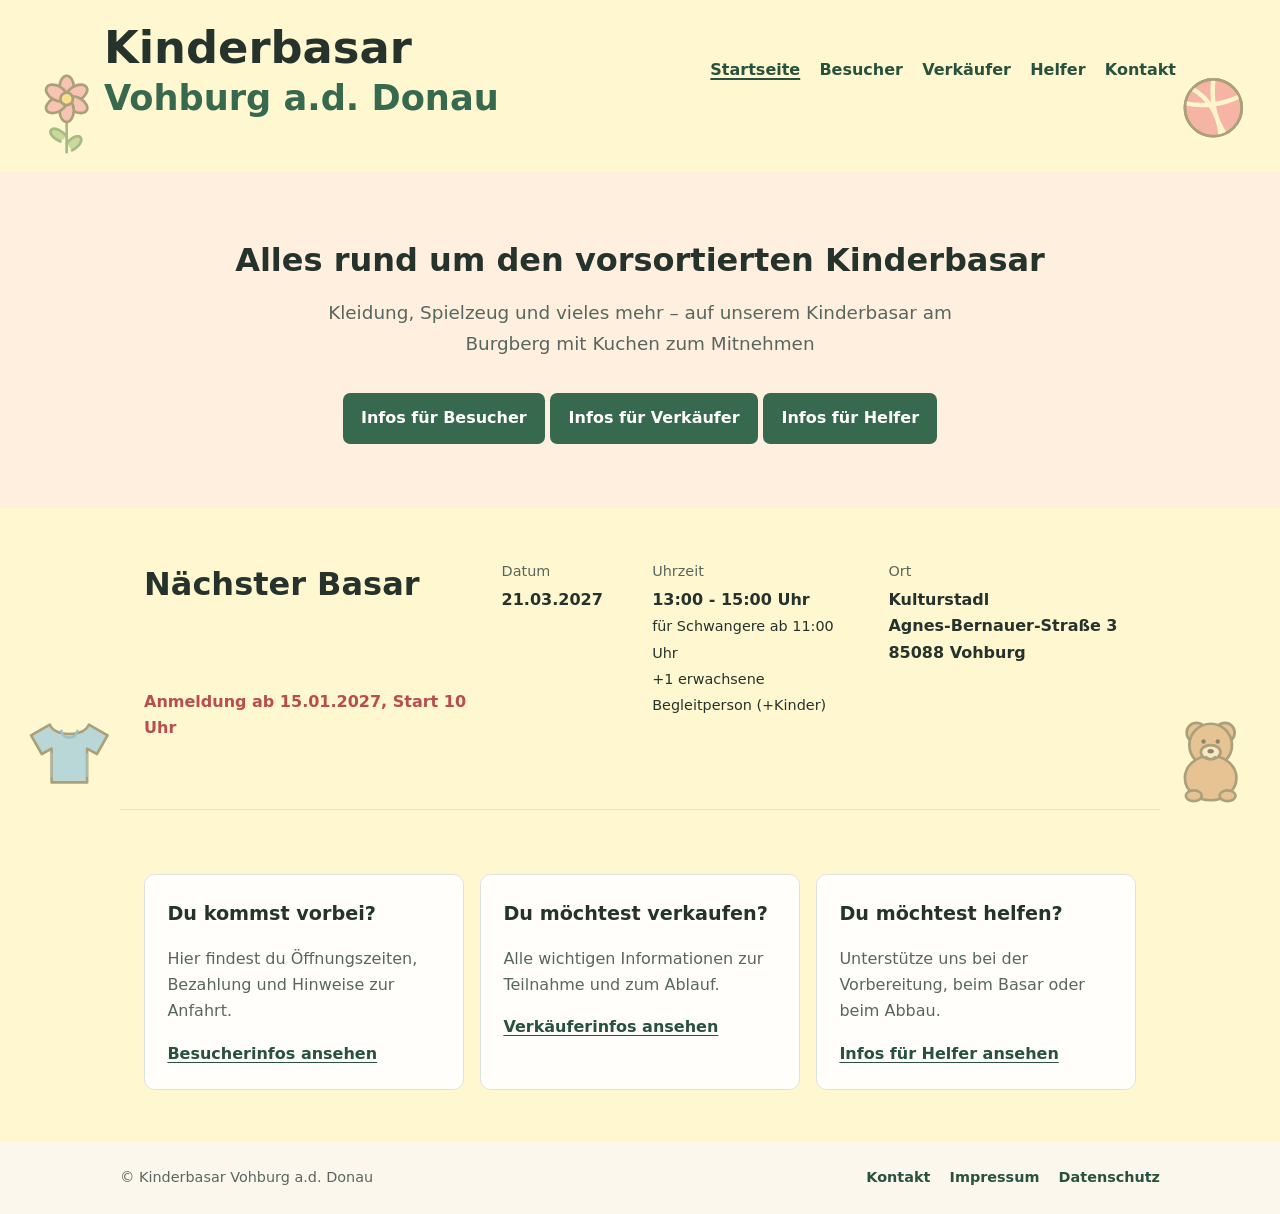
<file: index.html>
<!doctype html>
<html lang="de">
<head>
  <meta charset="utf-8">
  <meta name="viewport" content="width=device-width, initial-scale=1">
  <meta name="description" content="Alle Informationen zum Kinderbasar: Termine, Öffnungszeiten, Anfahrt und Teilnahme.">
  <meta name="google-site-verification" content="ikg-H9A6uPSPHuLfHOVyziNptVNUBoQ4xcsLlmdFMHw" />  
  <title>Kinderbasar Vohburg a.d. Donau – Termine &amp; Infos</title>
  <link rel="canonical" href="https://kinderbasarvohburg.github.io/basar_page/">
  <link rel="stylesheet" href="styles.css">
</head>
<body>
  <a class="skip-link" href="#inhalt">Zum Inhalt springen</a>
  <header class="site-header">
    <a class="brand brand--home" href="index.html">Kinderbasar <span>Vohburg a.d. Donau</span></a>
    <nav aria-label="Hauptnavigation">
      <a aria-current="page" href="index.html">Startseite</a>
      <a href="besucher.html">Besucher</a>
      <a href="verkaeufer.html">Verkäufer</a>
      <a href="helfer.html">Helfer</a>
      <a href="kontakt.html">Kontakt</a>
    </nav>
  </header>

  <main id="inhalt">
    <section class="hero">
      <p class="eyebrow"></p>
      <h2>Alles rund um den vorsortierten Kinderbasar</h2>
      <p class="intro">Kleidung, Spielzeug und vieles mehr – auf unserem Kinderbasar am Burgberg mit Kuchen zum Mitnehmen</p>
      <a class="button" href="besucher.html">Infos für Besucher</a>
      <a class="button" href="verkaeufer.html">Infos für Verkäufer</a>
      <a class="button" href="helfer.html">Infos für Helfer</a>
    </section>

    <section class="next-event" aria-labelledby="termin-titel">
      <div>
        
        <h2 id="termin-titel">Nächster Basar
        </h2>
        <br>
        <br>
        <p><strong class="registration-date">Anmeldung ab 15.01.2027, Start 10 Uhr</strong></p>
      </div>
      <dl class="event-details">
        <div><dt>Datum</dt><dd>21.03.2027</dd></div>
        <div class="event-time"><dt>Uhrzeit</dt><dd>13:00 - 15:00 Uhr<br>
          <span class="event-time-note">für Schwangere ab 11:00 Uhr<br>+1 erwachsene Begleitperson (+Kinder)</span></dd></div>
        <div class="event-location"><dt>Ort</dt><dd>Kulturstadl<br>
          Agnes-Bernauer-Straße&nbsp;3<br>
          85088 Vohburg</dd></div></div>
      </dl>
    </section>

    <section class="section" aria-label="Informationen für Besucher, Verkäufer und Helfer">
      <div class="card-grid">
        <article class="card">
          <h3>Du kommst vorbei?</h3>
          <p>Hier findest du Öffnungszeiten, Bezahlung und Hinweise zur Anfahrt.</p>
          <a href="besucher.html">Besucherinfos ansehen</a>
        </article>
        <article class="card">
          <h3>Du möchtest verkaufen?</h3>
          <p>Alle wichtigen Informationen zur Teilnahme und zum Ablauf.</p>
          <a href="verkaeufer.html">Verkäuferinfos ansehen</a>
        </article>
        <article class="card">
          <h3>Du möchtest helfen?</h3>
          <p>Unterstütze uns bei der Vorbereitung, beim Basar oder beim Abbau.</p>
          <a href="helfer.html">Infos für Helfer ansehen</a>
        </article>
        
      </div>
    </section>
  </main>

  <footer class="site-footer">
    <span>© Kinderbasar Vohburg a.d. Donau</span>
    <div><a href="kontakt.html">Kontakt</a><a href="impressum.html">Impressum</a><a href="datenschutz.html">Datenschutz</a></div>
  </footer>
</body>
</html>
</file>
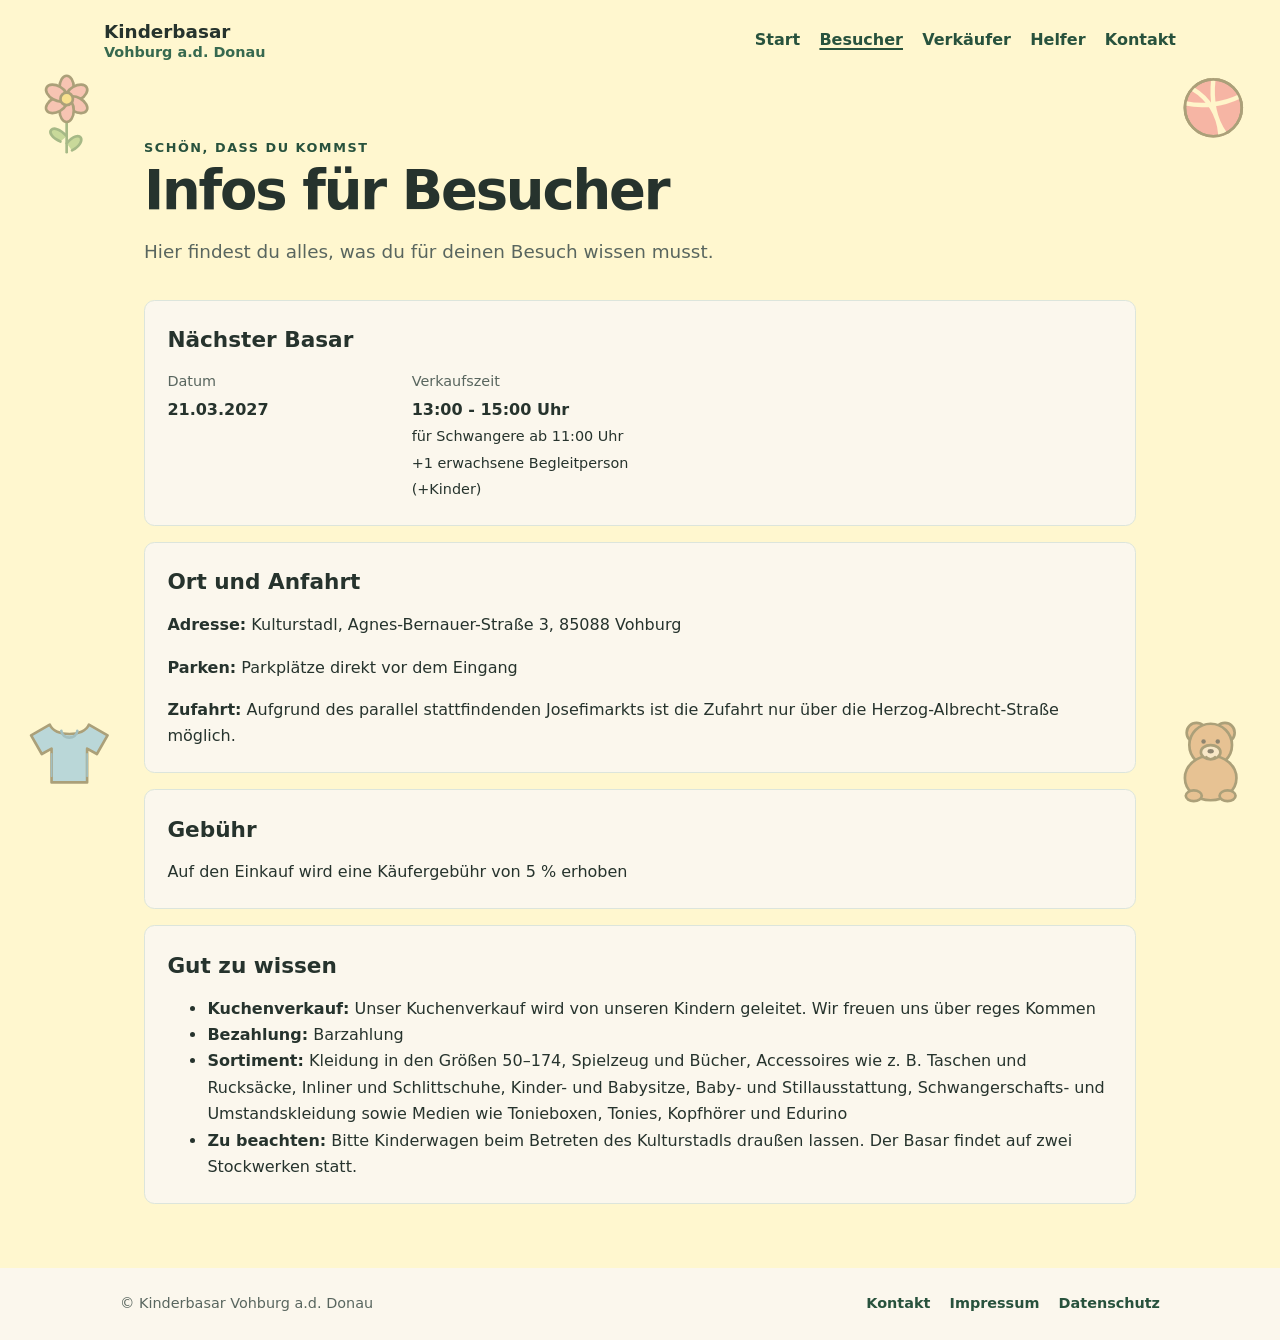
<file: besucher.html>
<!doctype html>
<html lang="de">
<head>
  <meta charset="utf-8">
  <meta name="viewport" content="width=device-width, initial-scale=1">
  <meta name="description" content="Öffnungszeiten, Anfahrt und wichtige Hinweise für Besucher des Kinderbasars.">
  <title>Für Besucher – Kinderbasar Vohburg a.d. Donau</title>
  <link rel="canonical" href="https://kinderbasarvohburg.github.io/basar_page/besucher.html">
  <link rel="stylesheet" href="styles.css">
</head>
<body>
  <a class="skip-link" href="#inhalt">Zum Inhalt springen</a>
  <header class="site-header">
    <a class="brand" href="index.html">Kinderbasar <span>Vohburg a.d. Donau</span></a>
    <nav aria-label="Hauptnavigation">
      <a href="index.html">Start</a><a aria-current="page" href="besucher.html">Besucher</a><a href="verkaeufer.html">Verkäufer</a><a href="helfer.html">Helfer</a><a href="kontakt.html">Kontakt</a>
    </nav>
  </header>
  <main id="inhalt" class="page">
    <p class="eyebrow">Schön, dass du kommst</p>
    <h1>Infos für Besucher</h1>
    <p class="intro">Hier findest du alles, was du für deinen Besuch wissen musst.</p>
    <section class="info-panel">
      <h2>Nächster Basar</h2>
      <dl class="event-details">
        <div><dt>Datum</dt><dd>21.03.2027</dd></div>
        <div><dt>Verkaufszeit</dt><dd>13:00 - 15:00 Uhr<br>
          <span class="event-time-note">für Schwangere ab 11:00 Uhr<br>+1 erwachsene Begleitperson (+Kinder)</span></dd></div>
      </dl>
    </section>
    <section class="info-panel">
      <h2>Ort und Anfahrt</h2>
      <p><strong>Adresse:</strong> Kulturstadl, Agnes-Bernauer-Straße 3, 85088 Vohburg</p>
      <p><strong>Parken:</strong> Parkplätze direkt vor dem Eingang</p>
      <p><strong>Zufahrt:</strong> Aufgrund des parallel stattfindenden Josefimarkts ist die Zufahrt nur über die Herzog-Albrecht-Straße möglich.</p>
    </section>
    <section class="info-panel">
      <h2>Gebühr</h2>
      <p>Auf den Einkauf wird eine Käufergebühr von 5 % erhoben</p>
    </section>
    <section class="info-panel">
      <h2>Gut zu wissen</h2>
      <ul>
        <li><strong>Kuchenverkauf:</strong> Unser Kuchenverkauf wird von unseren Kindern geleitet. Wir freuen uns über reges Kommen</li>
        <li><strong>Bezahlung:</strong> Barzahlung</li>
        <li><strong>Sortiment:</strong> Kleidung in den Größen 50–174, Spielzeug und Bücher, Accessoires wie z. B. Taschen und Rucksäcke, Inliner und Schlittschuhe, Kinder- und Babysitze, Baby- und Stillausstattung, Schwangerschafts- und Umstandskleidung sowie Medien wie Tonieboxen, Tonies, Kopfhörer und Edurino</li>
        <li><strong>Zu beachten:</strong> Bitte Kinderwagen beim Betreten des Kulturstadls draußen lassen. Der Basar findet auf zwei Stockwerken statt.</li>
      </ul>
    </section>
  </main>
  <footer class="site-footer">
    <span>© Kinderbasar Vohburg a.d. Donau</span>
    <div><a href="kontakt.html">Kontakt</a><a href="impressum.html">Impressum</a><a href="datenschutz.html">Datenschutz</a></div>
  </footer>
</body>
</html>
</file>
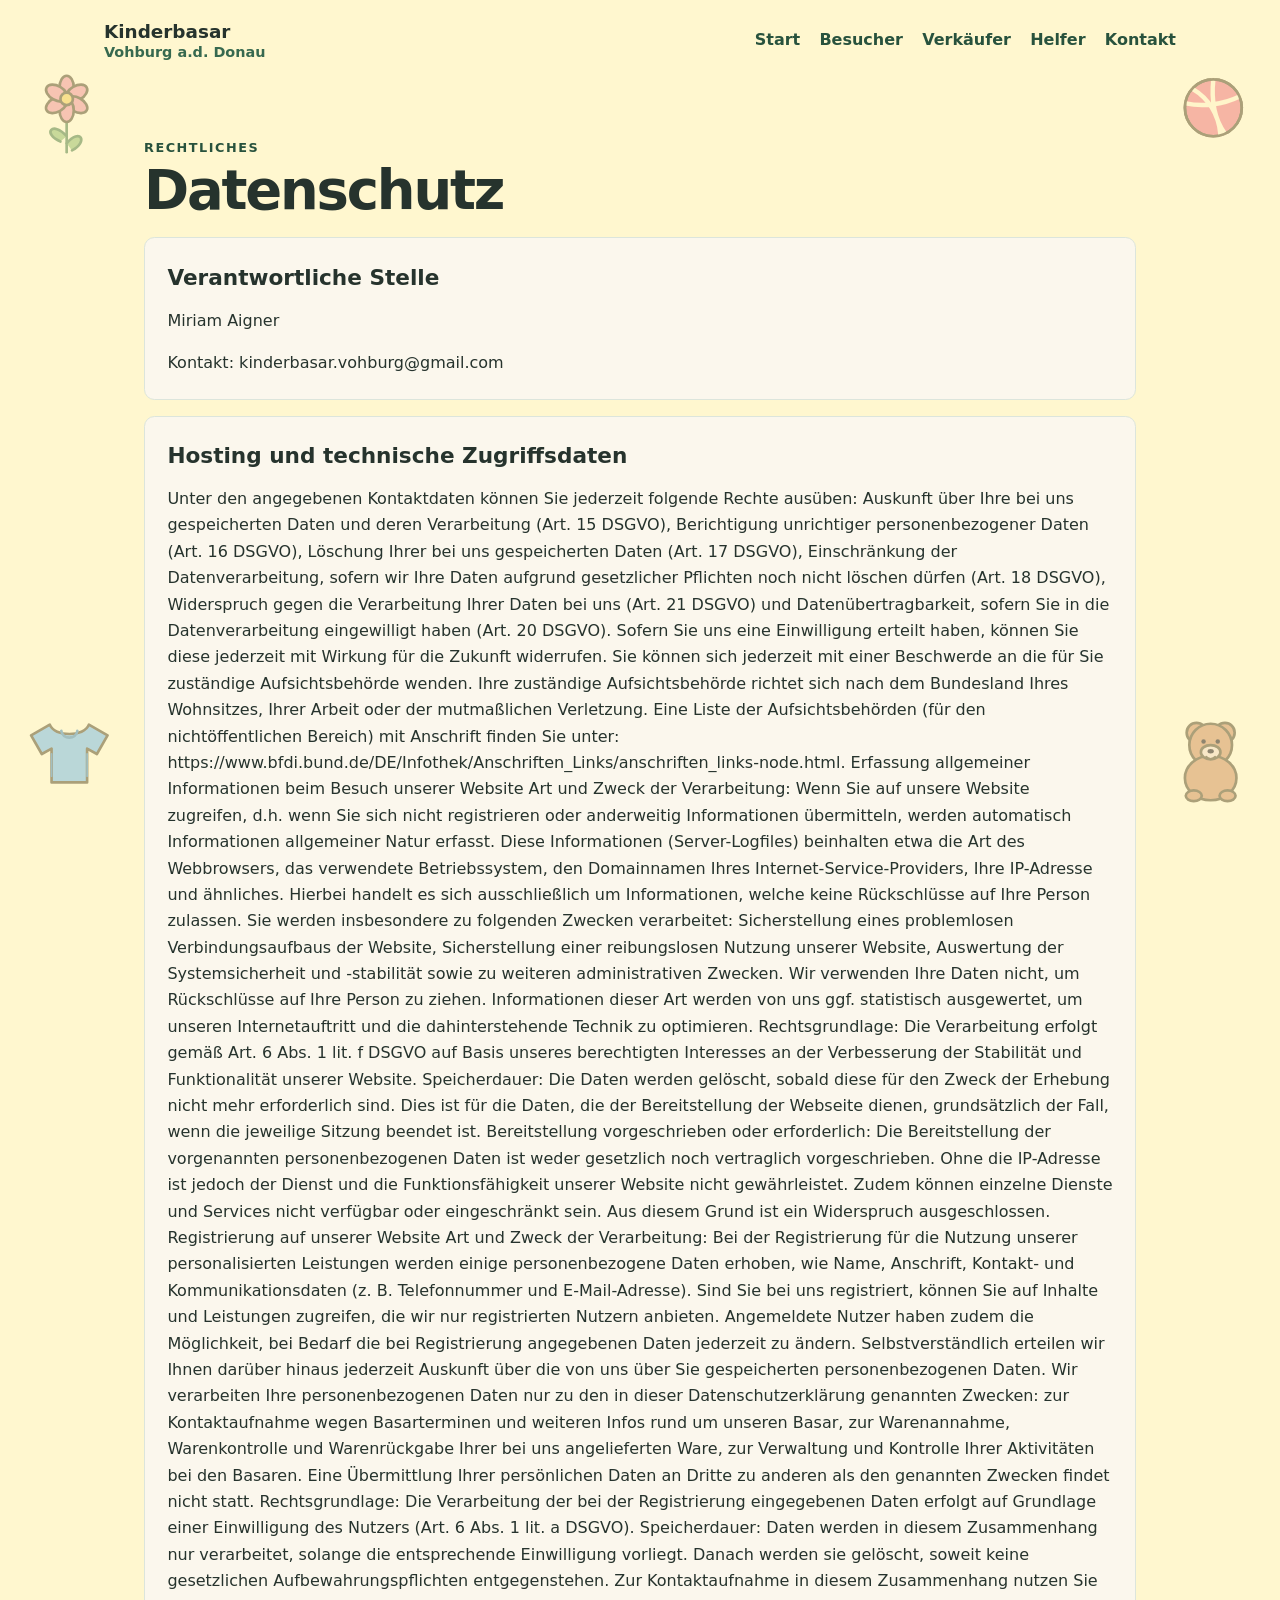
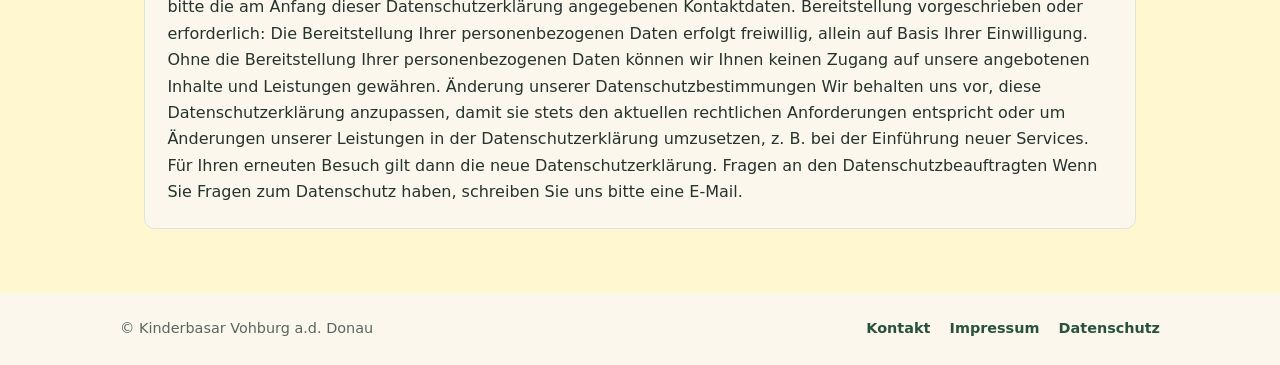
<file: datenschutz.html>
<!doctype html>
<html lang="de">
<head>
  <meta charset="utf-8">
  <meta name="viewport" content="width=device-width, initial-scale=1">
  <meta name="description" content="Datenschutzhinweise für die Website des Kinderbasars Vohburg a.d. Donau.">
  <title>Datenschutz – Kinderbasar Vohburg a.d. Donau</title>
  <link rel="canonical" href="https://kinderbasarvohburg.github.io/basar_page/datenschutz.html">
  <link rel="stylesheet" href="styles.css">
</head>
<body>
  <a class="skip-link" href="#inhalt">Zum Inhalt springen</a>
  <header class="site-header">
    <a class="brand" href="index.html">Kinderbasar <span>Vohburg a.d. Donau</span></a>
    <nav aria-label="Hauptnavigation">
      <a href="index.html">Start</a><a href="besucher.html">Besucher</a><a href="verkaeufer.html">Verkäufer</a><a href="helfer.html">Helfer</a><a href="kontakt.html">Kontakt</a>
    </nav>
  </header>
  <main id="inhalt" class="page">
    <p class="eyebrow">Rechtliches</p>
    <h1>Datenschutz</h1>
    <section class="info-panel">
      <h2>Verantwortliche Stelle</h2>
      <p>Miriam Aigner</p>
      <p>Kontakt: kinderbasar.vohburg@gmail.com</p>
    </section>
    <section class="info-panel">
      <h2>Hosting und technische Zugriffsdaten</h2>
      <p>Unter den angegebenen Kontaktdaten können Sie jederzeit folgende Rechte ausüben:

    Auskunft über Ihre bei uns gespeicherten Daten und deren Verarbeitung (Art. 15 DSGVO),
    Berichtigung unrichtiger personenbezogener Daten (Art. 16 DSGVO),
    Löschung Ihrer bei uns gespeicherten Daten (Art. 17 DSGVO),
    Einschränkung der Datenverarbeitung, sofern wir Ihre Daten aufgrund
    gesetzlicher Pflichten noch nicht löschen dürfen (Art. 18 DSGVO),
    Widerspruch gegen die Verarbeitung Ihrer Daten bei uns (Art. 21 DSGVO) und
    Datenübertragbarkeit, sofern Sie in die Datenverarbeitung eingewilligt haben (Art. 20 DSGVO).

Sofern Sie uns eine Einwilligung erteilt haben, können Sie diese jederzeit mit Wirkung für die Zukunft widerrufen.

Sie können sich jederzeit mit einer Beschwerde an die für Sie zuständige Aufsichtsbehörde wenden.
Ihre zuständige Aufsichtsbehörde richtet sich nach dem Bundesland Ihres Wohnsitzes,
Ihrer Arbeit oder der mutmaßlichen Verletzung.

Eine Liste der Aufsichtsbehörden (für den nichtöffentlichen Bereich) mit Anschrift finden Sie unter:
https://www.bfdi.bund.de/DE/Infothek/Anschriften_Links/anschriften_links-node.html.
Erfassung allgemeiner Informationen beim Besuch unserer Website
Art und Zweck der Verarbeitung:

Wenn Sie auf unsere Website zugreifen, d.h. wenn Sie sich nicht registrieren oder anderweitig Informationen übermitteln,
werden automatisch Informationen allgemeiner Natur erfasst.
Diese Informationen (Server-Logfiles) beinhalten etwa die Art des Webbrowsers,
das verwendete Betriebssystem, den Domainnamen Ihres Internet-Service-Providers, Ihre IP-Adresse und ähnliches.
Hierbei handelt es sich ausschließlich um Informationen, welche keine Rückschlüsse auf Ihre Person zulassen.


Sie werden insbesondere zu folgenden Zwecken verarbeitet:

    Sicherstellung eines problemlosen Verbindungsaufbaus der Website,
    Sicherstellung einer reibungslosen Nutzung unserer Website,
    Auswertung der Systemsicherheit und -stabilität sowie
    zu weiteren administrativen Zwecken.

Wir verwenden Ihre Daten nicht, um Rückschlüsse auf Ihre Person zu ziehen.
Informationen dieser Art werden von uns ggf. statistisch ausgewertet,
um unseren Internetauftritt und die dahinterstehende Technik zu optimieren.
Rechtsgrundlage:

Die Verarbeitung erfolgt gemäß Art. 6 Abs. 1 lit. f DSGVO auf Basis unseres berechtigten Interesses
an der Verbesserung der Stabilität und Funktionalität unserer Website.
Speicherdauer:

Die Daten werden gelöscht, sobald diese für den Zweck der Erhebung nicht mehr erforderlich sind.
Dies ist für die Daten, die der Bereitstellung der Webseite dienen,
grundsätzlich der Fall, wenn die jeweilige Sitzung beendet ist.
Bereitstellung vorgeschrieben oder erforderlich:

Die Bereitstellung der vorgenannten personenbezogenen Daten ist weder gesetzlich noch vertraglich vorgeschrieben.
Ohne die IP-Adresse ist jedoch der Dienst und die Funktionsfähigkeit unserer Website nicht gewährleistet.
Zudem können einzelne Dienste und Services nicht verfügbar oder eingeschränkt sein.
Aus diesem Grund ist ein Widerspruch ausgeschlossen.
Registrierung auf unserer Website
Art und Zweck der Verarbeitung:

Bei der Registrierung für die Nutzung unserer personalisierten Leistungen werden einige personenbezogene Daten erhoben,
wie Name, Anschrift, Kontakt- und Kommunikationsdaten (z. B. Telefonnummer und E-Mail-Adresse).
Sind Sie bei uns registriert, können Sie auf Inhalte und Leistungen zugreifen, die wir nur registrierten Nutzern anbieten.
Angemeldete Nutzer haben zudem die Möglichkeit, bei Bedarf die bei Registrierung angegebenen Daten jederzeit zu ändern.
Selbstverständlich erteilen wir Ihnen darüber hinaus jederzeit Auskunft über die von uns über Sie gespeicherten personenbezogenen Daten.


Wir verarbeiten Ihre personenbezogenen Daten nur zu den in dieser Datenschutzerklärung genannten Zwecken:

    zur Kontaktaufnahme wegen Basarterminen und weiteren Infos rund um unseren Basar,
    zur Warenannahme, Warenkontrolle und Warenrückgabe Ihrer bei uns angelieferten Ware,
    zur Verwaltung und Kontrolle Ihrer Aktivitäten bei den Basaren.

Eine Übermittlung Ihrer persönlichen Daten an Dritte zu anderen als den genannten Zwecken findet nicht statt.
Rechtsgrundlage:

Die Verarbeitung der bei der Registrierung eingegebenen Daten erfolgt auf
Grundlage einer Einwilligung des Nutzers (Art. 6 Abs. 1 lit. a DSGVO).
Speicherdauer:

Daten werden in diesem Zusammenhang nur verarbeitet, solange die entsprechende Einwilligung vorliegt.
Danach werden sie gelöscht, soweit keine gesetzlichen Aufbewahrungspflichten entgegenstehen.
Zur Kontaktaufnahme in diesem Zusammenhang nutzen Sie bitte die am Anfang dieser Datenschutzerklärung angegebenen Kontaktdaten.
Bereitstellung vorgeschrieben oder erforderlich:

Die Bereitstellung Ihrer personenbezogenen Daten erfolgt freiwillig, allein auf Basis Ihrer Einwilligung.
Ohne die Bereitstellung Ihrer personenbezogenen Daten können wir Ihnen keinen Zugang
auf unsere angebotenen Inhalte und Leistungen gewähren.
Änderung unserer Datenschutzbestimmungen

Wir behalten uns vor, diese Datenschutzerklärung anzupassen, damit sie stets den aktuellen rechtlichen Anforderungen entspricht
oder um Änderungen unserer Leistungen in der Datenschutzerklärung umzusetzen, z. B. bei der Einführung neuer Services.
Für Ihren erneuten Besuch gilt dann die neue Datenschutzerklärung.
Fragen an den Datenschutzbeauftragten

Wenn Sie Fragen zum Datenschutz haben, schreiben Sie uns bitte eine E-Mail.</p>
    </section>
  </main>
  <footer class="site-footer">
    <span>© Kinderbasar Vohburg a.d. Donau</span>
    <div><a href="kontakt.html">Kontakt</a><a href="impressum.html">Impressum</a><a aria-current="page" href="datenschutz.html">Datenschutz</a></div>
  </footer>
</body>
</html>
</file>
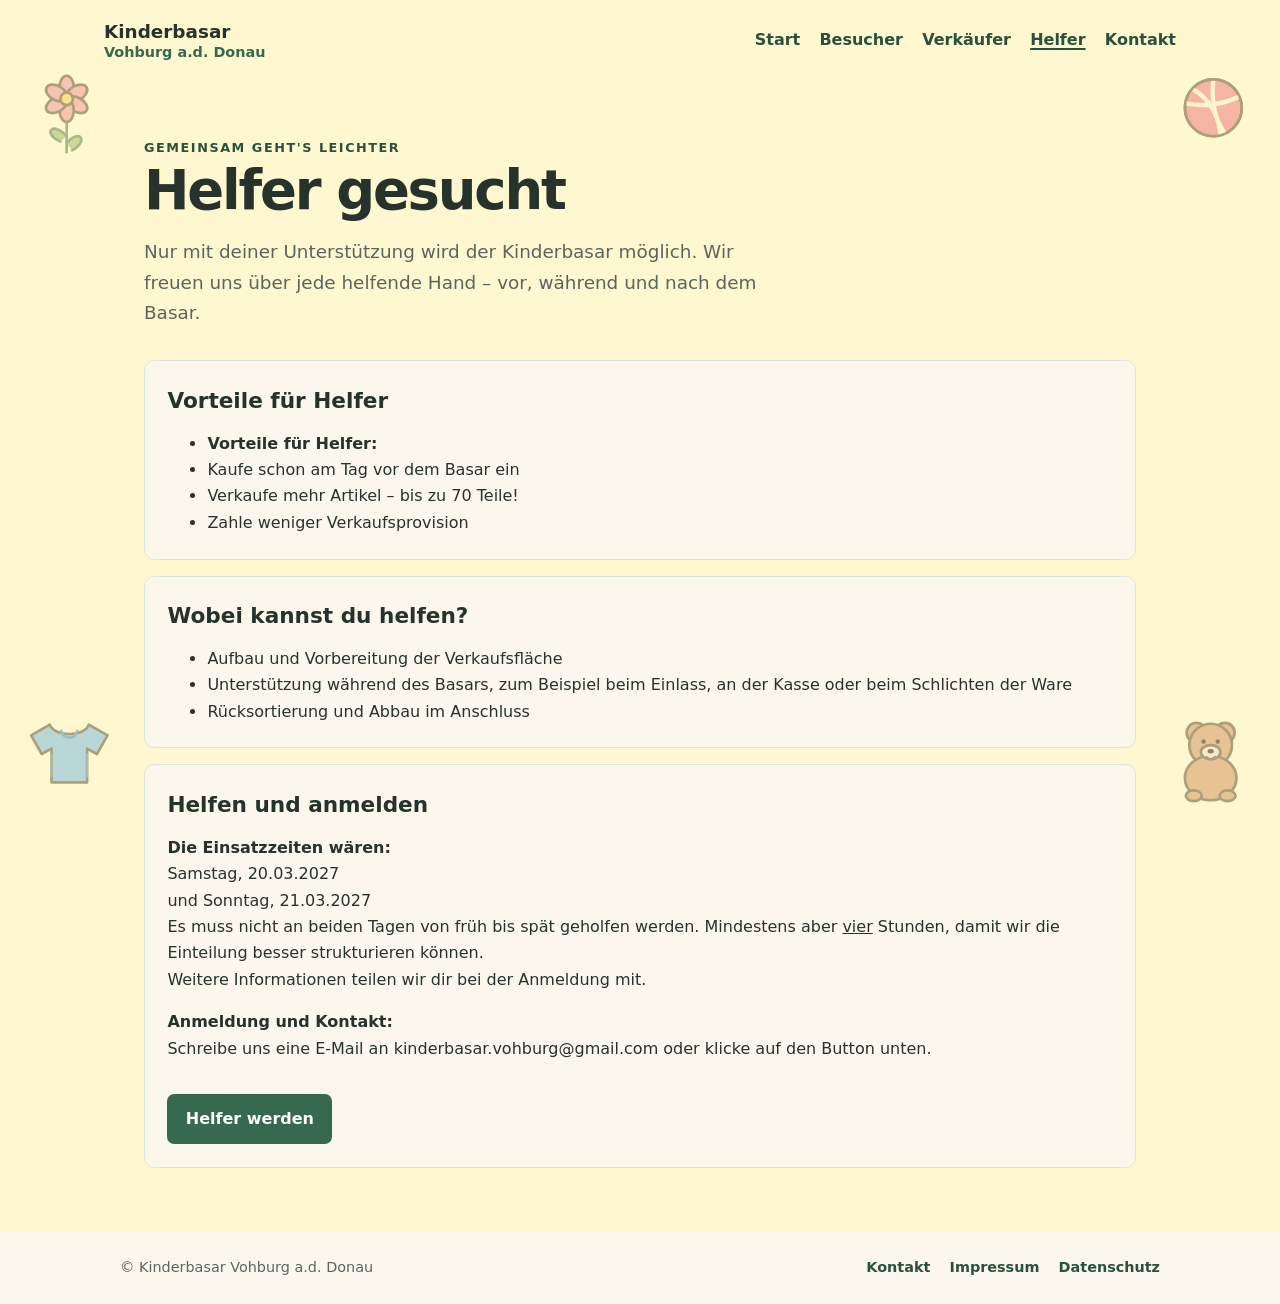
<file: helfer.html>
<!doctype html>
<html lang="de">
<head>
  <meta charset="utf-8">
  <meta name="viewport" content="width=device-width, initial-scale=1">
  <meta name="description" content="Informationen und Anmeldung für Helferinnen und Helfer beim Kinderbasar.">
  <title>Helfer – Kinderbasar Vohburg a.d. Donau</title>
  <link rel="canonical" href="https://kinderbasarvohburg.github.io/basar_page/helfer.html">
  <link rel="stylesheet" href="styles.css">
</head>
<body>
  <a class="skip-link" href="#inhalt">Zum Inhalt springen</a>
  <header class="site-header">
    <a class="brand" href="index.html">Kinderbasar <span>Vohburg a.d. Donau</span></a>
    <nav aria-label="Hauptnavigation">
      <a href="index.html">Start</a><a href="besucher.html">Besucher</a><a href="verkaeufer.html">Verkäufer</a><a aria-current="page" href="helfer.html">Helfer</a><a href="kontakt.html">Kontakt</a>
    </nav>
  </header>
  <main id="inhalt" class="page">
    <p class="eyebrow">Gemeinsam geht's leichter</p>
    <h1>Helfer gesucht</h1>
    <p class="intro">Nur mit deiner Unterstützung wird der Kinderbasar möglich. Wir freuen uns über jede helfende Hand – vor, während und nach dem Basar.</p>
    <section class="info-panel">
      <h2> Vorteile für Helfer</h2>
      <ul>
        <li><strong>Vorteile für Helfer:</strong></li>
        <li>Kaufe schon am Tag vor dem Basar ein</li>
        <li>Verkaufe mehr Artikel – bis zu 70 Teile!</li>
        <li>Zahle weniger Verkaufsprovision</li>
      </ul>
    </section>
    <section class="info-panel">
      <h2>Wobei kannst du helfen?</h2>
      <ul>
        <li>Aufbau und Vorbereitung der Verkaufsfläche</li>
        <li>Unterstützung während des Basars, zum Beispiel beim Einlass, an der Kasse oder beim Schlichten der Ware</li>
        <li>Rücksortierung und Abbau im Anschluss</li>
      </ul>
    </section>
    <section class="info-panel">
      <h2>Helfen und anmelden</h2>
      <p><strong>Die Einsatzzeiten wären:</strong><br>
         Samstag, 20.03.2027<br>
         und Sonntag, 21.03.2027<br>
         Es muss nicht an beiden Tagen von früh bis spät geholfen werden. Mindestens aber <u>vier</u> Stunden, damit wir die Einteilung besser strukturieren können.<br>
         Weitere Informationen teilen wir dir bei der Anmeldung mit.</p>
      <p><strong>Anmeldung und Kontakt:</strong><br>Schreibe uns eine E-Mail an kinderbasar.vohburg@gmail.com oder klicke auf den Button unten.</p>
      <a class="button" href="mailto:kinderbasar.vohburg@gmail.com?subject=Helfer%20werden">Helfer werden</a>
    </section>
  </main>
  <footer class="site-footer">
    <span>© Kinderbasar Vohburg a.d. Donau</span>
    <div><a href="kontakt.html">Kontakt</a><a href="impressum.html">Impressum</a><a href="datenschutz.html">Datenschutz</a></div>
  </footer>
</body>
</html>
</file>
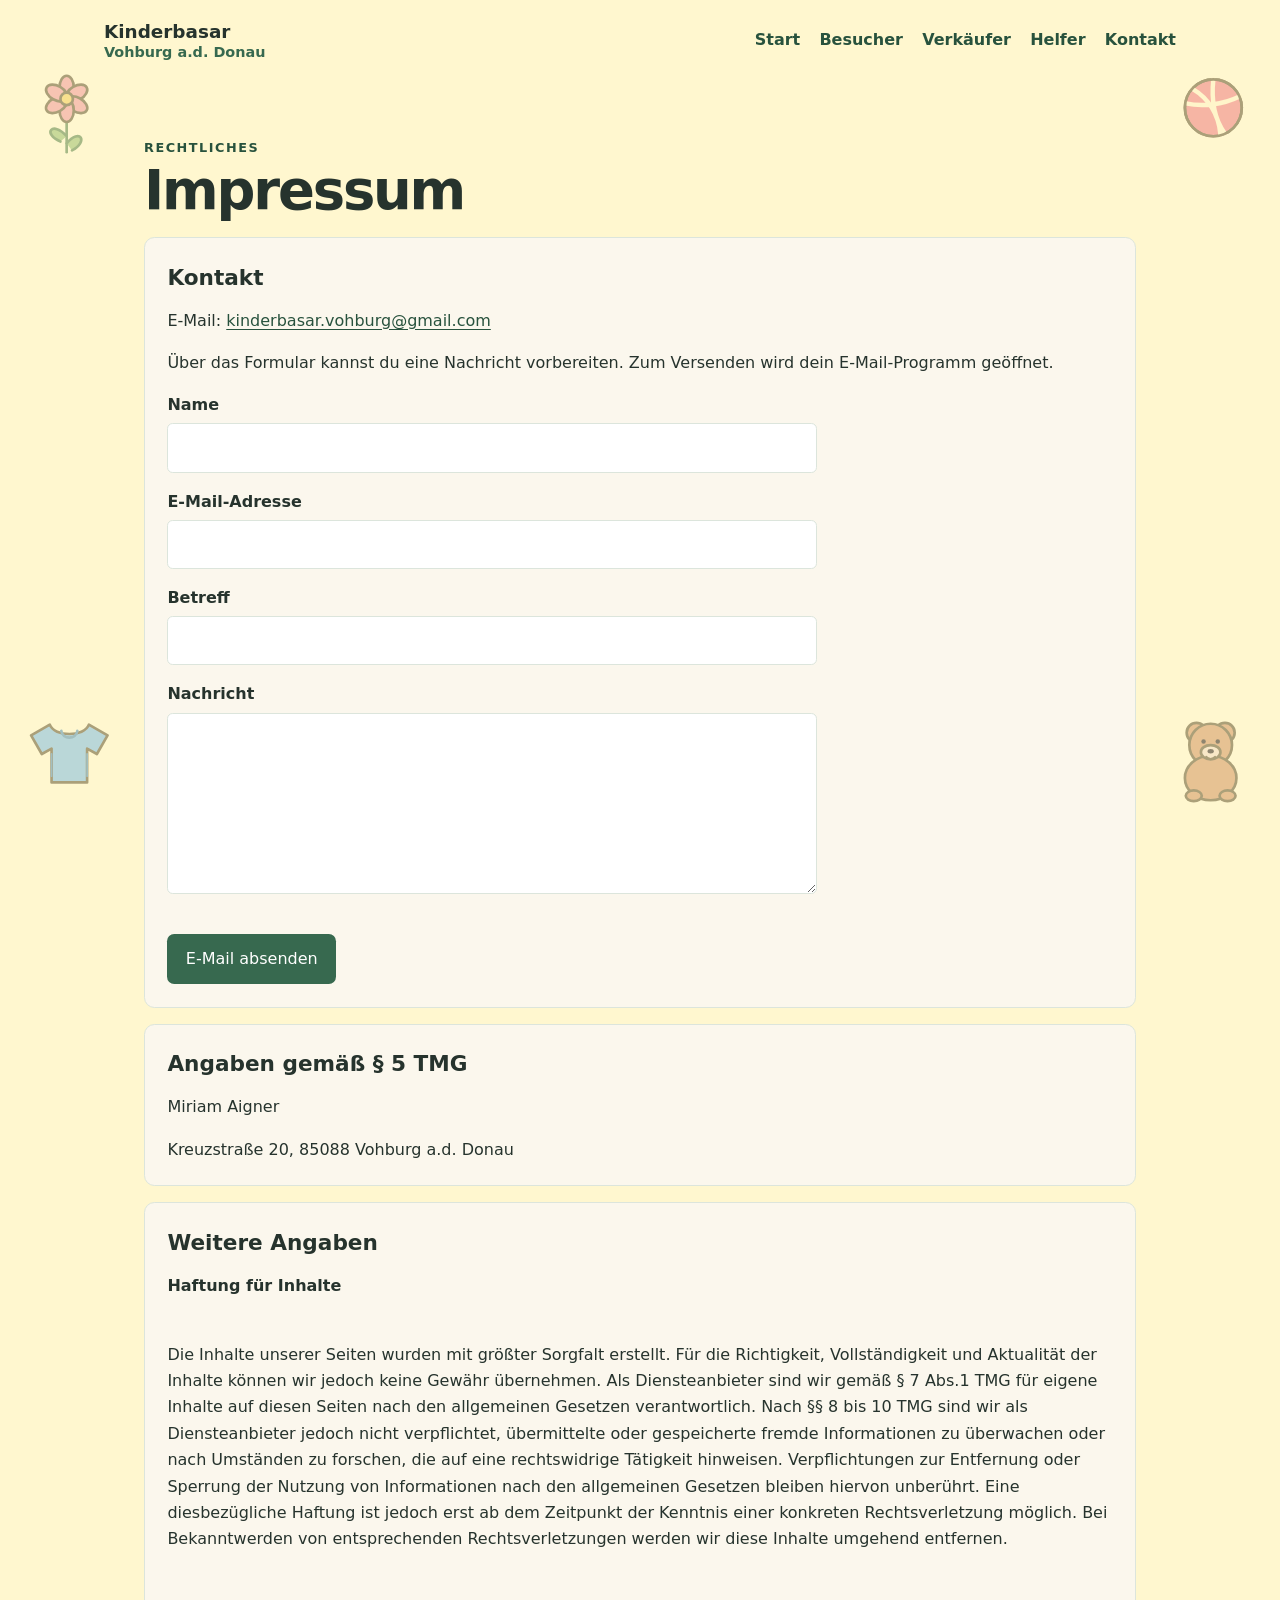
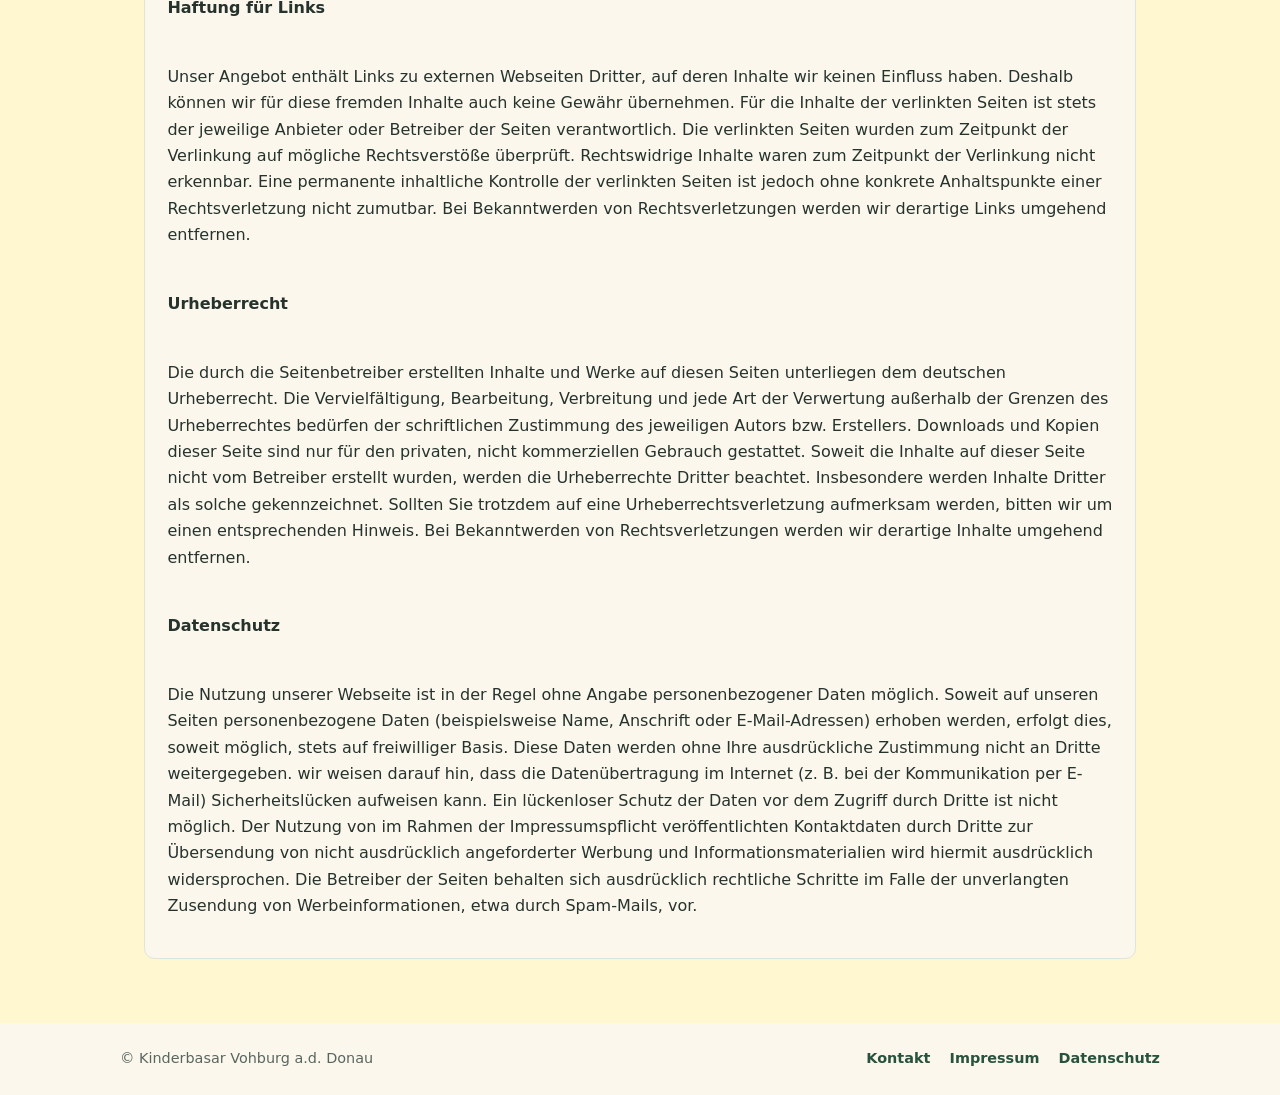
<file: impressum.html>
<!doctype html>
<html lang="de">
<head>
  <meta charset="utf-8">
  <meta name="viewport" content="width=device-width, initial-scale=1">
  <meta name="description" content="Impressum des Kinderbasars Vohburg a.d. Donau.">
  <title>Impressum – Kinderbasar Vohburg a.d. Donau</title>
  <link rel="canonical" href="https://kinderbasarvohburg.github.io/basar_page/impressum.html">
  <link rel="stylesheet" href="styles.css">
</head>
<body>
  <a class="skip-link" href="#inhalt">Zum Inhalt springen</a>
  <header class="site-header">
    <a class="brand" href="index.html">Kinderbasar <span>Vohburg a.d. Donau</span></a>
    <nav aria-label="Hauptnavigation">
      <a href="index.html">Start</a><a href="besucher.html">Besucher</a><a href="verkaeufer.html">Verkäufer</a><a href="helfer.html">Helfer</a><a href="kontakt.html">Kontakt</a>
    </nav>
  </header>
  <main id="inhalt" class="page">
    <p class="eyebrow">Rechtliches</p>
    <h1>Impressum</h1>
    <section class="info-panel">
      <h2>Kontakt</h2>
      <p>E-Mail: <a href="mailto:kinderbasar.vohburg@gmail.com">kinderbasar.vohburg@gmail.com</a></p>
      <p>Über das Formular kannst du eine Nachricht vorbereiten. Zum Versenden wird dein E-Mail-Programm geöffnet.</p>
      <form class="contact-form" action="mailto:kinderbasar.vohburg@gmail.com" method="post" enctype="text/plain">
        <div>
          <label for="kontakt-name">Name</label>
          <input id="kontakt-name" name="Name" type="text" autocomplete="name" required>
        </div>
        <div>
          <label for="kontakt-email">E-Mail-Adresse</label>
          <input id="kontakt-email" name="E-Mail" type="email" autocomplete="email" required>
        </div>
        <div>
          <label for="kontakt-betreff">Betreff</label>
          <input id="kontakt-betreff" name="Betreff" type="text" required>
        </div>
        <div>
          <label for="kontakt-nachricht">Nachricht</label>
          <textarea id="kontakt-nachricht" name="Nachricht" rows="6" required></textarea>
        </div>
        <button class="button" type="submit">E-Mail absenden</button>
      </form>
    </section>
     <section class="info-panel"><h2>Angaben gemäß § 5 TMG</h2>
      <p>Miriam Aigner</p>
      <p>Kreuzstraße 20, 85088 Vohburg a.d. Donau</p></section>
    <section class="info-panel">
      <h2>Weitere Angaben</h2>
      <p><b>Haftung für Inhalte</b></p>

<br>Die Inhalte unserer Seiten wurden mit größter Sorgfalt erstellt.
Für die Richtigkeit, Vollständigkeit und Aktualität der Inhalte können wir jedoch keine Gewähr übernehmen.
Als Diensteanbieter sind wir gemäß § 7 Abs.1 TMG für eigene Inhalte auf diesen Seiten nach den allgemeinen Gesetzen verantwortlich.
Nach §§ 8 bis 10 TMG sind wir als Diensteanbieter jedoch nicht verpflichtet,
übermittelte oder gespeicherte fremde Informationen zu überwachen oder
nach Umständen zu forschen, die auf eine rechtswidrige Tätigkeit hinweisen.
Verpflichtungen zur Entfernung oder Sperrung der Nutzung von Informationen nach den allgemeinen Gesetzen bleiben hiervon unberührt.
Eine diesbezügliche Haftung ist jedoch erst ab dem Zeitpunkt der Kenntnis einer konkreten Rechtsverletzung möglich.
Bei Bekanntwerden von entsprechenden Rechtsverletzungen werden wir diese Inhalte umgehend entfernen.

<p><br><b>Haftung für Links</b></p>

<br>Unser Angebot enthält Links zu externen Webseiten Dritter,
auf deren Inhalte wir keinen Einfluss haben.
Deshalb können wir für diese fremden Inhalte auch keine Gewähr übernehmen.
Für die Inhalte der verlinkten Seiten ist stets der jeweilige Anbieter oder Betreiber der Seiten verantwortlich.
Die verlinkten Seiten wurden zum Zeitpunkt der Verlinkung auf mögliche Rechtsverstöße überprüft.
Rechtswidrige Inhalte waren zum Zeitpunkt der Verlinkung nicht erkennbar.
Eine permanente inhaltliche Kontrolle der verlinkten Seiten ist jedoch ohne konkrete Anhaltspunkte einer Rechtsverletzung nicht zumutbar.
Bei Bekanntwerden von Rechtsverletzungen werden wir derartige Links umgehend entfernen.

<p><br><b>Urheberrecht</b></p>

<br>Die durch die Seitenbetreiber erstellten Inhalte und Werke auf diesen Seiten unterliegen dem deutschen Urheberrecht.
Die Vervielfältigung, Bearbeitung, Verbreitung und jede Art der Verwertung außerhalb der Grenzen des Urheberrechtes
bedürfen der schriftlichen Zustimmung des jeweiligen Autors bzw. Erstellers.
Downloads und Kopien dieser Seite sind nur für den privaten, nicht kommerziellen Gebrauch gestattet.
Soweit die Inhalte auf dieser Seite nicht vom Betreiber erstellt wurden, werden die Urheberrechte Dritter beachtet.
Insbesondere werden Inhalte Dritter als solche gekennzeichnet.
Sollten Sie trotzdem auf eine Urheberrechtsverletzung aufmerksam werden, bitten wir um einen entsprechenden Hinweis.
Bei Bekanntwerden von Rechtsverletzungen werden wir derartige Inhalte umgehend entfernen.

<p><br><b>Datenschutz</b></p>

<br>Die Nutzung unserer Webseite ist in der Regel ohne Angabe personenbezogener Daten möglich.
Soweit auf unseren Seiten personenbezogene Daten (beispielsweise Name, Anschrift oder E-Mail-Adressen) erhoben werden,
erfolgt dies, soweit möglich, stets auf freiwilliger Basis.
Diese Daten werden ohne Ihre ausdrückliche Zustimmung nicht an Dritte weitergegeben.
wir weisen darauf hin, dass die Datenübertragung im Internet (z. B. bei der Kommunikation per E-Mail) Sicherheitslücken aufweisen kann.
Ein lückenloser Schutz der Daten vor dem Zugriff durch Dritte ist nicht möglich.

Der Nutzung von im Rahmen der Impressumspflicht veröffentlichten Kontaktdaten durch Dritte zur Übersendung
von nicht ausdrücklich angeforderter Werbung und Informationsmaterialien wird hiermit ausdrücklich widersprochen.
Die Betreiber der Seiten behalten sich ausdrücklich rechtliche Schritte im Falle der unverlangten Zusendung von Werbeinformationen,
etwa durch Spam-Mails, vor.</p>
    </section>
  </main>
  <footer class="site-footer">
    <span>© Kinderbasar Vohburg a.d. Donau</span>
    <div><a href="kontakt.html">Kontakt</a><a aria-current="page" href="impressum.html">Impressum</a><a href="datenschutz.html">Datenschutz</a></div>
  </footer>
</body>
</html>
</file>
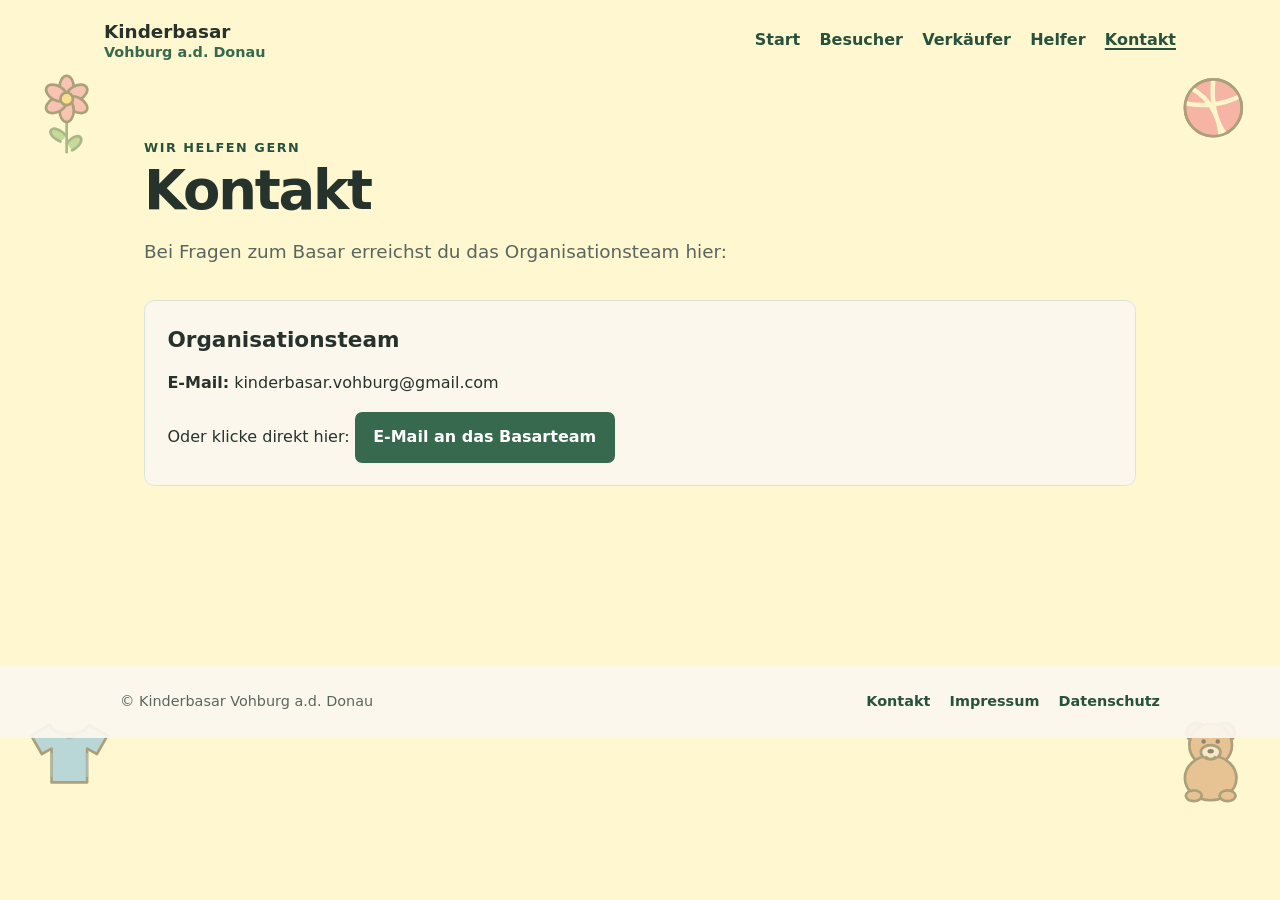
<file: kontakt.html>
<!doctype html>
<html lang="de">
<head>
  <meta charset="utf-8">
  <meta name="viewport" content="width=device-width, initial-scale=1">
  <meta name="description" content="Kontakt zum Organisationsteam des Kinderbasars.">
  <title>Kontakt – Kinderbasar Vohburg a.d. Donau</title>
  <link rel="canonical" href="https://kinderbasarvohburg.github.io/basar_page/kontakt.html">
  <link rel="stylesheet" href="styles.css">
</head>
<body>
  <a class="skip-link" href="#inhalt">Zum Inhalt springen</a>
  <header class="site-header">
    <a class="brand" href="index.html">Kinderbasar <span>Vohburg a.d. Donau</span></a>
    <nav aria-label="Hauptnavigation">
      <a href="index.html">Start</a><a href="besucher.html">Besucher</a><a href="verkaeufer.html">Verkäufer</a><a href="helfer.html">Helfer</a><a aria-current="page" href="kontakt.html">Kontakt</a>
    </nav>
  </header>
  <main id="inhalt" class="page">
    <p class="eyebrow">Wir helfen gern</p>
    <h1>Kontakt</h1>
    <p class="intro">Bei Fragen zum Basar erreichst du das Organisationsteam hier:</p>
    <section class="info-panel">
      <h2>Organisationsteam</h2>
      <p><strong>E-Mail:</strong> kinderbasar.vohburg@gmail.com<br>
        Oder klicke direkt hier: <a class="button" href="mailto:kinderbasar.vohburg@gmail.com?subject=Allgemeine%20Frage%20zum%20Basar">E-Mail an das Basarteam</a></p>
      </section>
  </main>
  <footer class="site-footer">
    <span>© Kinderbasar Vohburg a.d. Donau</span>
    <div><a href="kontakt.html">Kontakt</a><a href="impressum.html">Impressum</a><a href="datenschutz.html">Datenschutz</a></div>
  </footer>
</body>
</html>
</file>
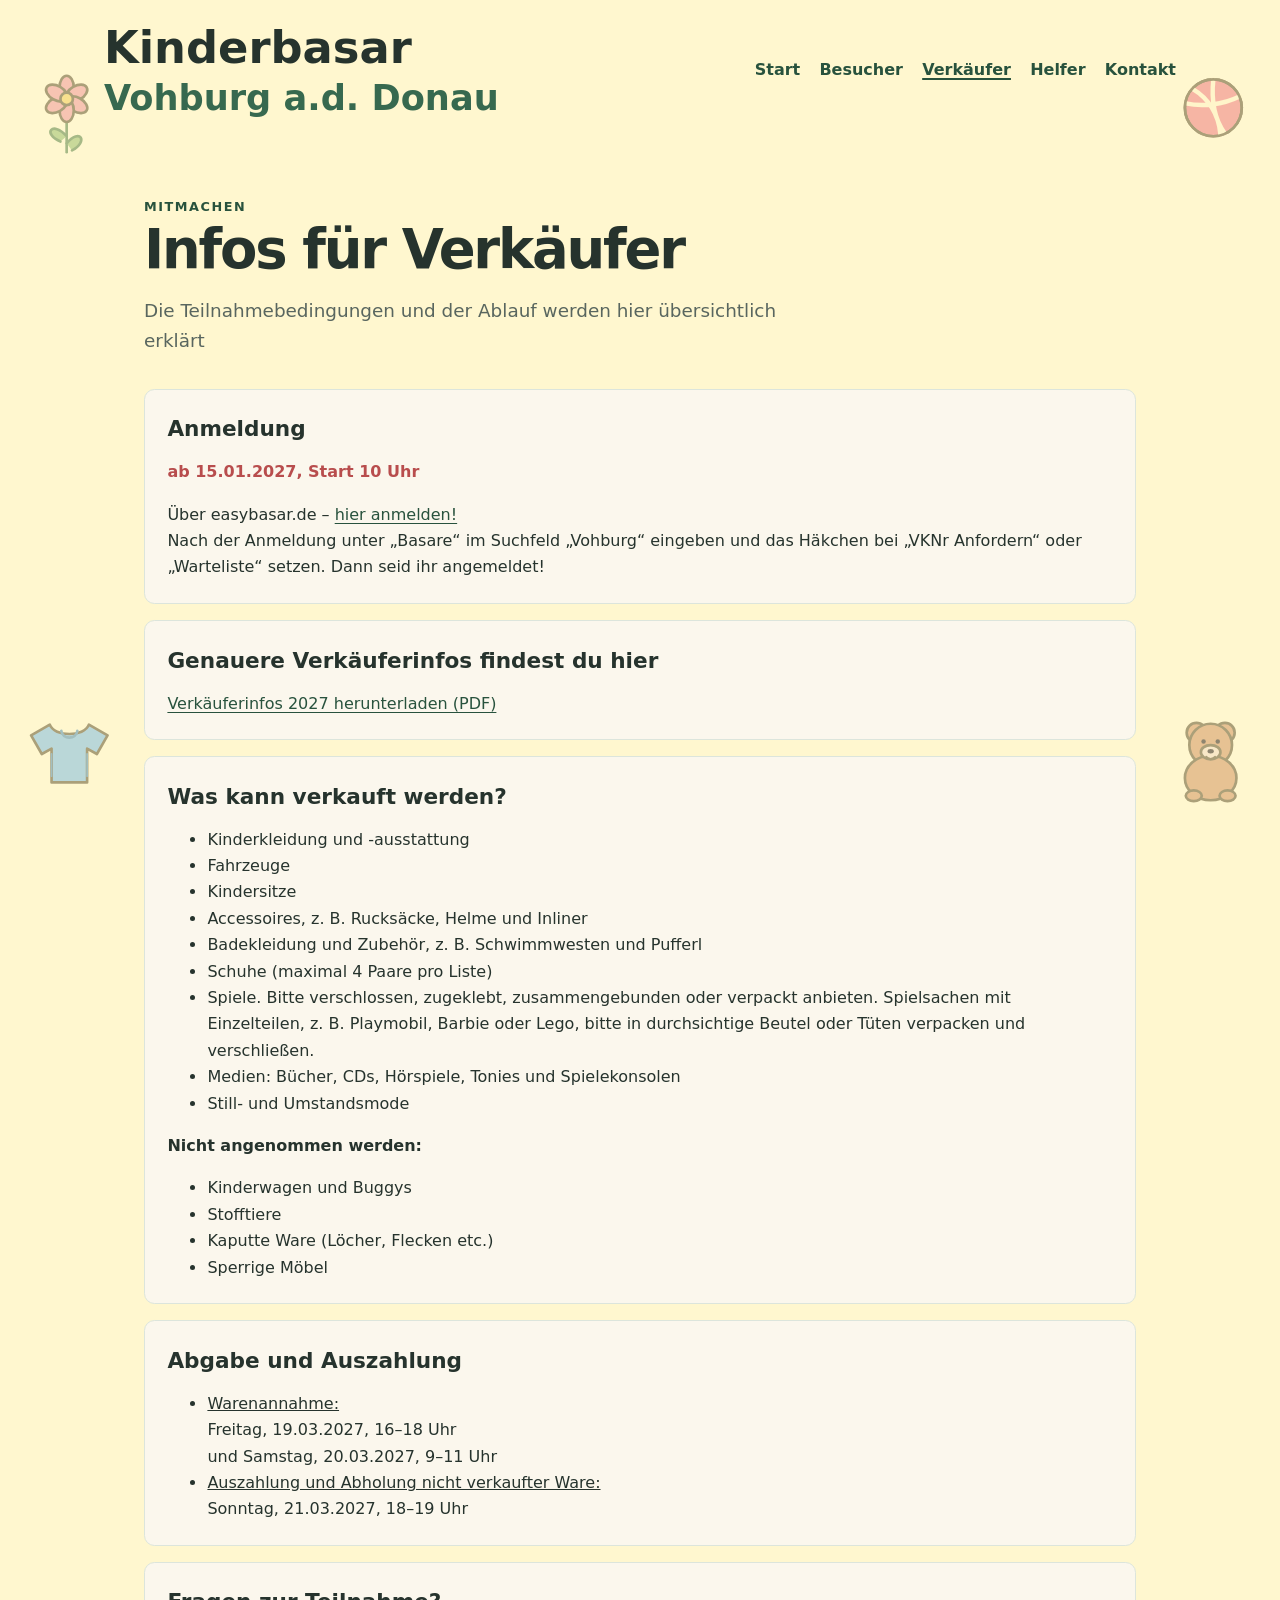
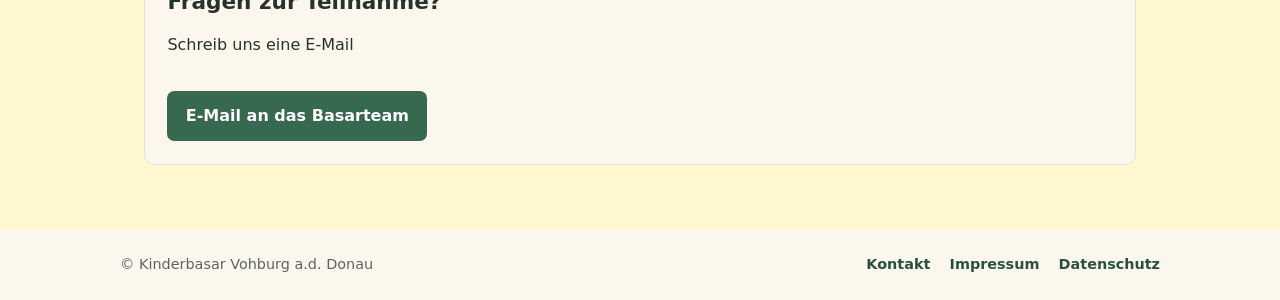
<file: verkaeufer.html>
<!doctype html>
<html lang="de">
<head>
  <meta charset="utf-8">
  <meta name="viewport" content="width=device-width, initial-scale=1">
  <meta name="description" content="Teilnahmebedingungen und Ablauf für Verkäufer beim Kinderbasar.">
  <title>Für Verkäufer – Kinderbasar Vohburg a.d. Donau</title>
  <link rel="canonical" href="https://kinderbasarvohburg.github.io/basar_page/verkaeufer.html">
  <link rel="stylesheet" href="styles.css">
</head>
<body>
  <a class="skip-link" href="#inhalt">Zum Inhalt springen</a>
  <header class="site-header">
    <a class="brand brand--home" href="index.html">Kinderbasar <span>Vohburg a.d. Donau</span></a>
    <nav aria-label="Hauptnavigation">
      <a href="index.html">Start</a><a href="besucher.html">Besucher</a><a aria-current="page" href="verkaeufer.html">Verkäufer</a><a href="helfer.html">Helfer</a><a href="kontakt.html">Kontakt</a>
    </nav>
  </header>
  <main id="inhalt" class="page">
    <p class="eyebrow">Mitmachen</p>
    <h1>Infos für Verkäufer</h1>
    <p class="intro">Die Teilnahmebedingungen und der Ablauf werden hier übersichtlich erklärt</p>
    <section class="info-panel">
      <h2>Anmeldung</h2>
      <p><strong class="registration-date">ab 15.01.2027, Start 10 Uhr</strong></p>
      <p>Über easybasar.de – <a href="https://www.easybasar.de/basar-anmeldung">hier anmelden!</a><br>Nach der Anmeldung unter „Basare“ im Suchfeld „Vohburg“ eingeben und das Häkchen bei „VKNr Anfordern“ oder „Warteliste“ setzen. Dann seid ihr angemeldet!</p>
    </section>
    <section class="info-panel">
      <h2>Genauere Verkäuferinfos findest du hier</h2>
      <p><a href="verkaeuferinfos-2027.pdf" download>Verkäuferinfos 2027 herunterladen (PDF)</a></p>
    </section>
    <section class="info-panel">
      <h2>Was kann verkauft werden?</h2>
      <ul>
        <li>Kinderkleidung und -ausstattung</li>
        <li>Fahrzeuge</li>
        <li>Kindersitze</li>
        <li>Accessoires, z. B. Rucksäcke, Helme und Inliner</li>
        <li>Badekleidung und Zubehör, z. B. Schwimmwesten und Pufferl</li>
        <li>Schuhe (maximal 4 Paare pro Liste)</li>
        <li>Spiele. Bitte verschlossen, zugeklebt, zusammengebunden oder verpackt anbieten. Spielsachen mit Einzelteilen, z. B. Playmobil, Barbie oder Lego, bitte in durchsichtige Beutel oder Tüten verpacken und verschließen.</li>
        <li>Medien: Bücher, CDs, Hörspiele, Tonies und Spielekonsolen</li>
        <li>Still- und Umstandsmode</li>
      </ul>
      <p><strong>Nicht angenommen werden:</strong></p>
      <ul>
        <li>Kinderwagen und Buggys</li>
        <li>Stofftiere</li>
        <li>Kaputte Ware (Löcher, Flecken etc.)</li>
        <li>Sperrige Möbel</li>
      </ul>
    </section>
    <section class="info-panel">
      <h2>Abgabe und Auszahlung</h2>
      <ul>
        <li><u>Warenannahme:</u><br>Freitag, 19.03.2027, 16–18 Uhr<br>und Samstag, 20.03.2027, 9–11 Uhr</li>
        <li><u>Auszahlung und Abholung nicht verkaufter Ware:</u><br>Sonntag, 21.03.2027, 18–19 Uhr</li>
      </ul>
    </section>
    <section class="info-panel">
      <h2>Fragen zur Teilnahme?</h2>
      <p>Schreib uns eine E-Mail</p>
      <a class="button" href="mailto:kinderbasar.vohburg@gmail.com?subject=Frage%20zum%20Verk%C3%A4uferbasar">E-Mail an das Basarteam</a>
    </section>
  </main>
  <footer class="site-footer">
    <span>© Kinderbasar Vohburg a.d. Donau</span>
    <div><a href="kontakt.html">Kontakt</a><a href="impressum.html">Impressum</a><a href="datenschutz.html">Datenschutz</a></div>
  </footer>
</body>
</html>
</file>
<file: styles.css>
:root {
  color-scheme: light;
  --ink: #26332d;
  --muted: #59665f;
  --green: #37694f;
  --green-dark: #28523d;
  --mint: #eaf3ec;
  --cream: #fbf8f0;
  --line: #dce5dc;
  font-family: system-ui, -apple-system, "Segoe UI", sans-serif;
}

* {
  box-sizing: border-box;
}

body {
  margin: 0;
  color: var(--ink);
  background-color: #fff7cf;
  background-image: url("hintergrund.svg");
  background-position: center;
  background-size: 100% 100vh;
  background-repeat: no-repeat;
  background-attachment: fixed;
  line-height: 1.65;
}

a {
  color: var(--green-dark);
  text-underline-offset: 0.18em;
}

a:hover {
  color: #173d2b;
}

a:focus-visible,
summary:focus-visible {
  outline: 3px solid #d07a35;
  outline-offset: 3px;
}

.skip-link {
  position: absolute;
  top: -5rem;
  left: 1rem;
  z-index: 1;
  padding: 0.65rem 1rem;
  background: #fff;
}

.skip-link:focus {
  top: 1rem;
}

.site-header {
  display: flex;
  align-items: center;
  justify-content: space-between;
  gap: 1.5rem;
  max-width: 1120px;
  margin: 0 auto;
  padding: 1.25rem 1.5rem;
}

.brand {
  color: var(--ink);
  font-size: 1.15rem;
  font-weight: 750;
  line-height: 1.25;
  text-decoration: none;
}

.brand span {
  display: block;
  color: var(--green);
  font-size: 0.9rem;
}

.brand--home {
  font-size: 2.8rem;
}

.brand--home span {
  font-size: 2.2rem;
}

nav {
  display: flex;
  flex-wrap: wrap;
  gap: 0.35rem 1.2rem;
}

nav a,
.site-footer a {
  font-weight: 600;
  text-decoration: none;
}

nav a[aria-current="page"] {
  text-decoration: underline;
  text-decoration-thickness: 2px;
}

.hero {
  margin-top: 2rem;
  padding: 4rem max(1.5rem, calc((100% - 1040px) / 2));
  background: rgb(255 239 224 / 90%);
  text-align: center;
}

.hero .intro {
  margin-right: auto;
  margin-left: auto;
}

.hero h1,
.page h1 {
  max-width: 760px;
  margin: 0.2rem 0 1rem;
  font-size: clamp(2.2rem, 6vw, 4.1rem);
  line-height: 1.1;
  letter-spacing: -0.04em;
}

.intro {
  max-width: 650px;
  color: var(--muted);
  font-size: 1.15rem;
}

.eyebrow {
  margin: 0;
  color: var(--green-dark);
  font-size: 0.8rem;
  font-weight: 750;
  letter-spacing: 0.12em;
  text-transform: uppercase;
}

.button {
  display: inline-block;
  margin-top: 1rem;
  padding: 0.75rem 1.15rem;
  border-radius: 0.45rem;
  color: #fff;
  background: var(--green);
  font-weight: 700;
  text-decoration: none;
}

.button:hover {
  color: #fff;
  background: var(--green-dark);
}

.next-event,
.section,
.page {
  max-width: 1040px;
  margin: 0 auto;
  padding: 3.25rem 1.5rem;
}

.next-event {
  display: grid;
  grid-template-columns: minmax(180px, 0.7fr) 1.3fr;
  gap: 1rem;
  align-items: start;
  border-bottom: 1px solid var(--line);
}

h2 {
  margin: 0.25rem 0 1rem;
  font-size: clamp(1.5rem, 3vw, 2rem);
  line-height: 1.25;
}

h3 {
  margin: 0 0 0.5rem;
  font-size: 1.2rem;
}

.event-details {
  display: grid;
  grid-template-columns: minmax(120px, 0.8fr) minmax(160px, 1fr) minmax(220px, 1.4fr);
  gap: 1rem;
  margin: 0;
}

.event-details dt {
  color: var(--muted);
  font-size: 0.9rem;
}

.event-details dd {
  margin: 0.2rem 0 0;
  font-weight: 700;
}

.event-location {
  padding-left: 1rem;
}

.event-time {
  margin-left: -1rem;
}

.event-time-note {
  font-size: 0.9rem;
  font-weight: 400;
}

.section {
  padding-top: 2.5rem;
}

.card-grid {
  display: grid;
  grid-template-columns: repeat(3, minmax(0, 1fr));
  gap: 1rem;
  margin-top: 1.5rem;
}

.card,
.info-panel {
  padding: 1.4rem;
  border: 1px solid var(--line);
  border-radius: 0.65rem;
  background: rgb(255 255 255 / 90%);
}

.card p {
  color: var(--muted);
}

.card a {
  font-weight: 700;
}

.page {
  min-height: 65vh;
  padding-top: 3.5rem;
  padding-bottom: 4rem;
}

.page h1 {
  font-size: clamp(2.2rem, 5vw, 3.4rem);
}

.page .intro {
  margin: 0 0 2rem;
}

.info-panel {
  margin-top: 1rem;
  background: rgb(251 248 240 / 92%);
}

.info-panel h2 {
  font-size: 1.35rem;
}

.registration-date {
  color: #b84d4d;
}

.contact-form {
  display: grid;
  gap: 1rem;
  max-width: 650px;
}

.contact-form label {
  display: block;
  margin-bottom: 0.3rem;
  font-weight: 650;
}

.contact-form input,
.contact-form textarea {
  width: 100%;
  padding: 0.65rem 0.75rem;
  border: 1px solid var(--line);
  border-radius: 0.35rem;
  color: var(--ink);
  background: #fff;
  font: inherit;
}

.contact-form textarea {
  resize: vertical;
}

.contact-form button {
  justify-self: start;
  border: 0;
  cursor: pointer;
  font: inherit;
}

.info-panel p:last-child,
.info-panel ul:last-child {
  margin-bottom: 0;
}

.notice {
  max-width: 760px;
  padding: 1rem 1.2rem;
  border-left: 4px solid #d07a35;
  background: #fff4e8;
}

.faq-list {
  max-width: 760px;
  margin-top: 2rem;
  border-top: 1px solid var(--line);
}

.faq-list details {
  padding: 1.15rem 0;
  border-bottom: 1px solid var(--line);
}

.faq-list summary {
  cursor: pointer;
  font-weight: 700;
}

.site-footer {
  display: flex;
  justify-content: space-between;
  gap: 1rem;
  padding: 1.5rem max(1.5rem, calc((100% - 1040px) / 2));
  color: var(--muted);
  background: rgb(251 248 240 / 92%);
  font-size: 0.9rem;
}

.site-footer div {
  display: flex;
  flex-wrap: wrap;
  gap: 0.5rem 1.2rem;
}

@media (max-width: 700px) {
  .site-header,
  .site-footer {
    align-items: flex-start;
    flex-direction: column;
  }

  nav {
    gap: 0.35rem 0.9rem;
  }

  .hero {
    padding-top: 3rem;
    padding-bottom: 3rem;
  }

  .next-event {
    grid-template-columns: 1fr;
    gap: 1.25rem;
  }

  .event-details {
    grid-template-columns: repeat(auto-fit, minmax(140px, 1fr));
  }

  .card-grid {
    grid-template-columns: 1fr;
  }
}
</file>
